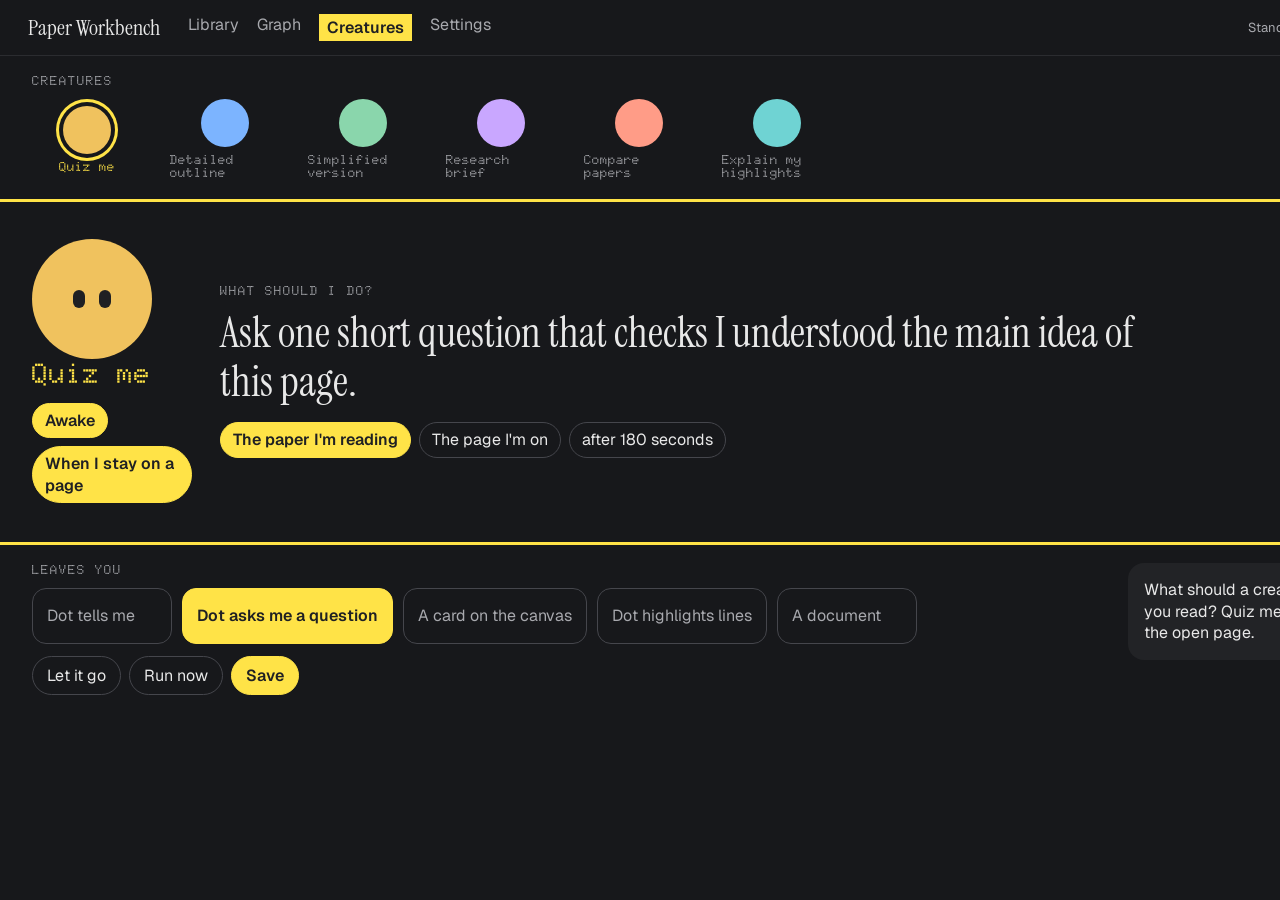
<file: .impeccable/mocks/decision/bands.html>
<!doctype html>
<html lang="en">
<head>
<meta charset="utf-8">
<link href="https://fonts.googleapis.com/css2?family=Geist:wght@400;600&family=Instrument+Serif&family=Doto:wght@800&display=swap" rel="stylesheet">
<style>
*{box-sizing:border-box;margin:0;padding:0}
html,body{width:1440px;height:900px;overflow:hidden;background:#17181b;color:#e8e8e8;font:16px/1.35 Geist,sans-serif}
header{height:56px;display:flex;align-items:center;gap:28px;padding:0 28px;border-bottom:1px solid #2b2c30}
.brand{font:400 22px/1 "Instrument Serif",serif}
nav{display:flex;gap:18px;color:#a8a9ae}
nav b{background:#ffe347;color:#1f2023;padding:3px 8px;font-weight:600}
.chip{margin-left:auto;color:#a8a9ae;font-size:13px}
.band{padding:18px 32px 20px}
.rule{height:3px;background:#ffe347}
h2{font:800 13px/1 Doto,sans-serif;letter-spacing:.08em;text-transform:uppercase;color:#a8a9ae;margin-bottom:12px}
.chorus{display:flex;gap:28px;align-items:center}
.who{display:grid;justify-items:center;gap:6px;width:110px;font:800 13px/1 Doto,sans-serif;color:#a8a9ae}
.who.on{color:#ffe347}
.dot{width:48px;height:48px;border-radius:50%;background:var(--c)}
.who.on .dot{box-shadow:0 0 0 4px #17181b,0 0 0 7px #ffe347}
.mid{display:grid;grid-template-columns:160px 1fr;gap:28px;align-items:center;min-height:340px}
.face{width:120px;height:120px;border-radius:50%;background:#f0c25e;display:flex;justify-content:center;align-items:center;gap:14px}
.face i{width:12px;height:18px;border-radius:99px;background:#1f2023;display:block}
.step{font:400 42px/1.15 "Instrument Serif",serif;max-width:920px}
.pills{display:flex;flex-wrap:wrap;gap:8px;margin-top:16px}
.pills span{border:1px solid #45464c;border-radius:99px;padding:6px 12px}
.pills .on{background:#ffe347;color:#1f2023;border-color:#ffe347;font-weight:600}
.low{display:grid;grid-template-columns:1fr 280px;gap:24px;align-items:start}
.tiles{display:flex;flex-wrap:wrap;gap:10px}
.tile{border:1px solid #45464c;border-radius:14px;padding:16px 14px;min-width:140px;color:#a8a9ae}
.tile.on{background:#ffe347;color:#1f2023;border-color:#ffe347;font-weight:600}
.talk{background:#222326;border-radius:16px;padding:16px}
.btn{display:inline-block;margin-top:12px;margin-right:8px;border:1px solid #45464c;border-radius:99px;padding:8px 14px}
.btn.go{background:#ffe347;color:#1f2023;border-color:#ffe347;font-weight:600}
.name{font:800 28px/1 Doto,sans-serif;color:#ffe347;margin-bottom:8px}
</style>
</head>
<body>
<header>
  <div class="brand">Paper Workbench</div>
  <nav><span>Library</span><span>Graph</span><b>Creatures</b><span>Settings</span></nav>
  <div class="chip">Stand-in · 1 using the model</div>
</header>
<section class="band">
  <h2>Creatures</h2>
  <div class="chorus">
    <div class="who on"><i class="dot" style="--c:#f0c25e"></i>Quiz me</div>
    <div class="who"><i class="dot" style="--c:#7cb4ff"></i>Detailed outline</div>
    <div class="who"><i class="dot" style="--c:#8ad6ac"></i>Simplified version</div>
    <div class="who"><i class="dot" style="--c:#c9a7ff"></i>Research brief</div>
    <div class="who"><i class="dot" style="--c:#ff9c87"></i>Compare papers</div>
    <div class="who"><i class="dot" style="--c:#6fd3d3"></i>Explain my highlights</div>
  </div>
</section>
<div class="rule"></div>
<section class="band mid">
  <div>
    <div class="face"><i></i><i></i></div>
    <div class="name">Quiz me</div>
    <div class="pills"><span class="on">Awake</span><span class="on">When I stay on a page</span></div>
  </div>
  <div>
    <h2>What should I do?</h2>
    <p class="step">Ask one short question that checks I understood the main idea of this page.</p>
    <div class="pills"><span class="on">The paper I'm reading</span><span>The page I'm on</span><span>after 180 seconds</span></div>
  </div>
</section>
<div class="rule"></div>
<section class="band low">
  <div>
    <h2>Leaves you</h2>
    <div class="tiles">
      <div class="tile">Dot tells me</div>
      <div class="tile on">Dot asks me a question</div>
      <div class="tile">A card on the canvas</div>
      <div class="tile">Dot highlights lines</div>
      <div class="tile">A document</div>
    </div>
    <span class="btn">Let it go</span><span class="btn">Run now</span><span class="btn go">Save</span>
  </div>
  <div class="talk">What should a creature do while you read? Quiz me is working on the open page.</div>
</section>
</body>
</html>
</file>
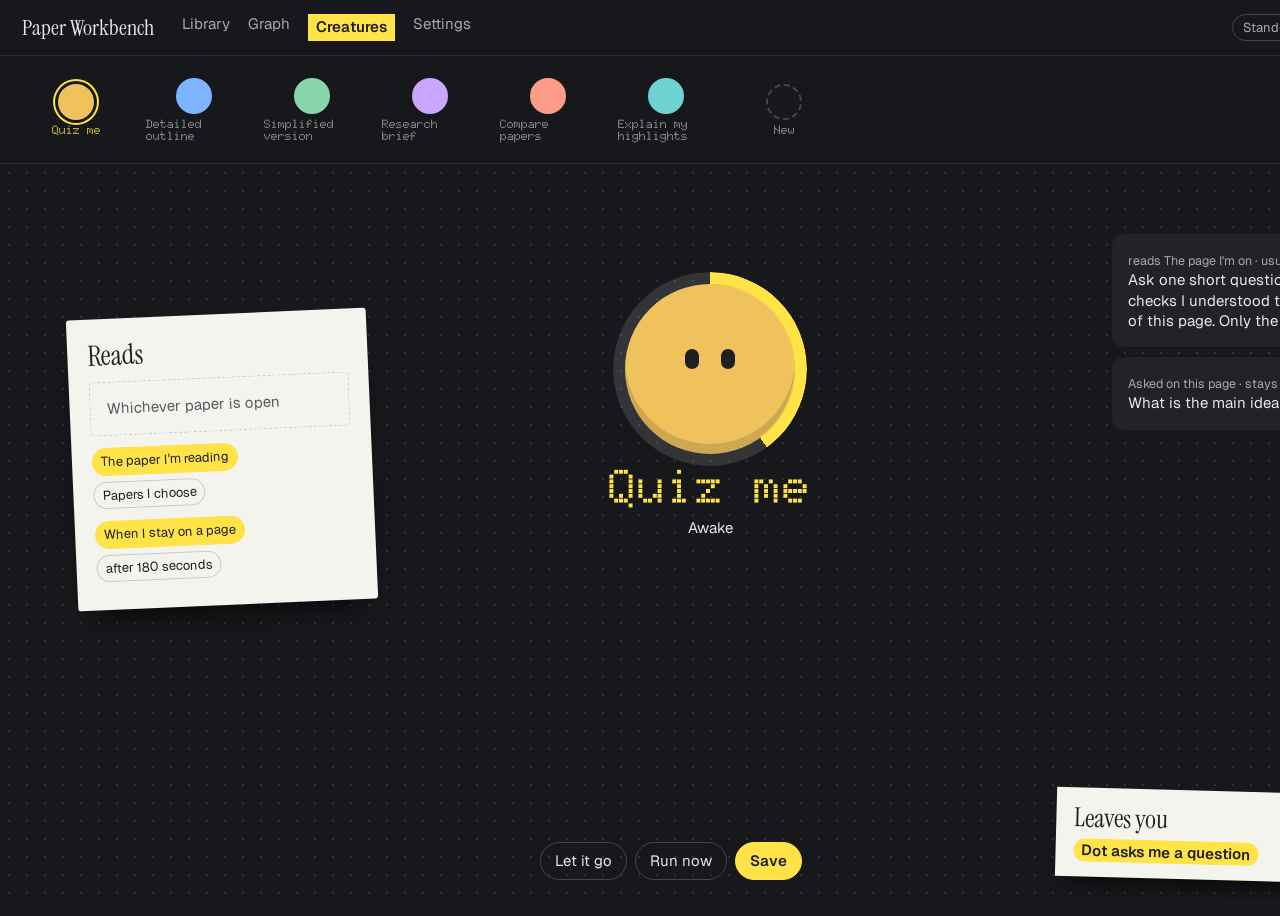
<file: .impeccable/mocks/decision/blotter.html>
<!doctype html>
<html lang="en">
<head>
<meta charset="utf-8">
<link href="https://fonts.googleapis.com/css2?family=Geist:wght@400;600&family=Instrument+Serif&family=Doto:wght@800&display=swap" rel="stylesheet">
<style>
*{box-sizing:border-box;margin:0;padding:0}
html,body{width:1440px;height:900px;overflow:hidden;background:#17181b;color:#e8e8e8;font:15px/1.35 Geist,sans-serif}
header{height:56px;display:flex;align-items:center;gap:28px;padding:0 22px;border-bottom:1px solid #2b2c30}
.brand{font:400 22px/1 "Instrument Serif",serif}
nav{display:flex;gap:18px;color:#a8a9ae}
nav b{background:#ffe347;color:#1f2023;padding:3px 8px;font-weight:600}
.chip{margin-left:auto;border:1px solid #45464c;border-radius:99px;padding:4px 10px;color:#a8a9ae;font-size:13px}
.edge{height:108px;display:flex;gap:22px;align-items:center;padding:16px 28px;border-bottom:1px solid #2b2c30}
.who{display:grid;justify-items:center;gap:4px;font:800 12px/1 Doto,sans-serif;color:#a8a9ae;width:96px}
.who.on{color:#ffe347}
.dot{width:36px;height:36px;border-radius:50%;background:var(--c)}
.who.on .dot{box-shadow:0 0 0 3px #17181b,0 0 0 5px #ffe347}
.egg{border:2px dashed #45464c;background:none}
.desk{height:752px;position:relative;background:radial-gradient(#303136 1px,transparent 1.2px) 0 0/18px 18px}
.paper{position:absolute;left:72px;top:150px;width:300px;background:#f4f4ef;color:#1f2023;padding:22px 20px 28px;border-radius:3px;rotate:-2.5deg;box-shadow:0 18px 30px -18px #000}
.paper h2{font:400 28px/1.1 "Instrument Serif",serif;margin-bottom:10px}
.ghost{margin-top:8px;padding:16px;border:1px dashed #c9cbd0;border-radius:4px;color:#565a62}
.p2{position:absolute;left:88px;top:168px;width:300px;height:180px;background:#e7e6df;rotate:2deg;z-index:-1}
.choice{display:flex;flex-wrap:wrap;gap:6px;margin-top:12px}
.choice span{border:1px solid #c9cbd0;border-radius:99px;padding:4px 8px;font-size:13px}
.choice .on{background:#ffe347;border-color:#ffe347}
.sit{position:absolute;left:520px;top:120px;width:380px;display:grid;justify-items:center;gap:8px}
.body{width:170px;height:170px;border-radius:50%;background:#f0c25e;position:relative;box-shadow:inset 0 -10px 0 rgb(0 0 0/.14)}
.body:before{content:"";position:absolute;inset:-12px;border-radius:50%;background:conic-gradient(#ffe347 40%,rgb(255 255 255/.12) 0);-webkit-mask:radial-gradient(closest-side,transparent 86%,#000 88%);mask:radial-gradient(closest-side,transparent 86%,#000 88%)}
.eyes{position:absolute;inset:0;display:flex;justify-content:center;align-items:center;gap:22px;padding-bottom:20px}
.eyes i{width:14px;height:20px;border-radius:99px;background:#1f2023;display:block}
.name{font:800 48px/1 Doto,sans-serif;color:#ffe347}
.note{position:absolute;right:48px;top:70px;width:280px;display:grid;gap:10px}
.note article{background:#222326;padding:16px;border-radius:12px}
.note small{color:#a8a9ae}
.out{position:absolute;right:64px;bottom:36px;width:320px;background:#f4f4ef;color:#1f2023;padding:16px 18px;rotate:1.5deg;box-shadow:0 16px 24px -16px #000}
.out b{font:400 26px/1.1 "Instrument Serif",serif;display:block;margin-bottom:8px}
.out .on{background:#ffe347;border-radius:99px;padding:2px 8px;font-weight:600}
.actions{position:absolute;left:540px;bottom:36px;display:flex;gap:8px}
.btn{border:1px solid #45464c;border-radius:99px;padding:8px 14px}
.btn.go{background:#ffe347;color:#1f2023;border-color:#ffe347;font-weight:600}
</style>
</head>
<body>
<header>
  <div class="brand">Paper Workbench</div>
  <nav><span>Library</span><span>Graph</span><b>Creatures</b><span>Settings</span></nav>
  <div class="chip">Stand-in · 1 using the model</div>
</header>
<div class="edge">
  <div class="who on"><i class="dot" style="--c:#f0c25e"></i>Quiz me</div>
  <div class="who"><i class="dot" style="--c:#7cb4ff"></i>Detailed outline</div>
  <div class="who"><i class="dot" style="--c:#8ad6ac"></i>Simplified version</div>
  <div class="who"><i class="dot" style="--c:#c9a7ff"></i>Research brief</div>
  <div class="who"><i class="dot" style="--c:#ff9c87"></i>Compare papers</div>
  <div class="who"><i class="dot" style="--c:#6fd3d3"></i>Explain my highlights</div>
  <div class="who"><i class="dot egg"></i>New</div>
</div>
<div class="desk">
  <div class="p2"></div>
  <div class="paper">
    <h2>Reads</h2>
    <div class="ghost">Whichever paper is open</div>
    <div class="choice"><span class="on">The paper I'm reading</span><span>Papers I choose</span></div>
    <div class="choice"><span class="on">When I stay on a page</span><span>after 180 seconds</span></div>
  </div>
  <div class="sit">
    <div class="body"><div class="eyes"><i></i><i></i></div></div>
    <div class="name">Quiz me</div>
    <div>Awake</div>
  </div>
  <div class="note">
    <article><small>reads The page I'm on · usual brain</small><p>Ask one short question that checks I understood the main idea of this page. Only the question.</p></article>
    <article><small>Asked on this page · stays</small><p>What is the main idea of this page?</p></article>
  </div>
  <div class="out"><b>Leaves you</b><span class="on">Dot asks me a question</span></div>
  <div class="actions"><span class="btn">Let it go</span><span class="btn">Run now</span><span class="btn go">Save</span></div>
</div>
</body>
</html>
</file>
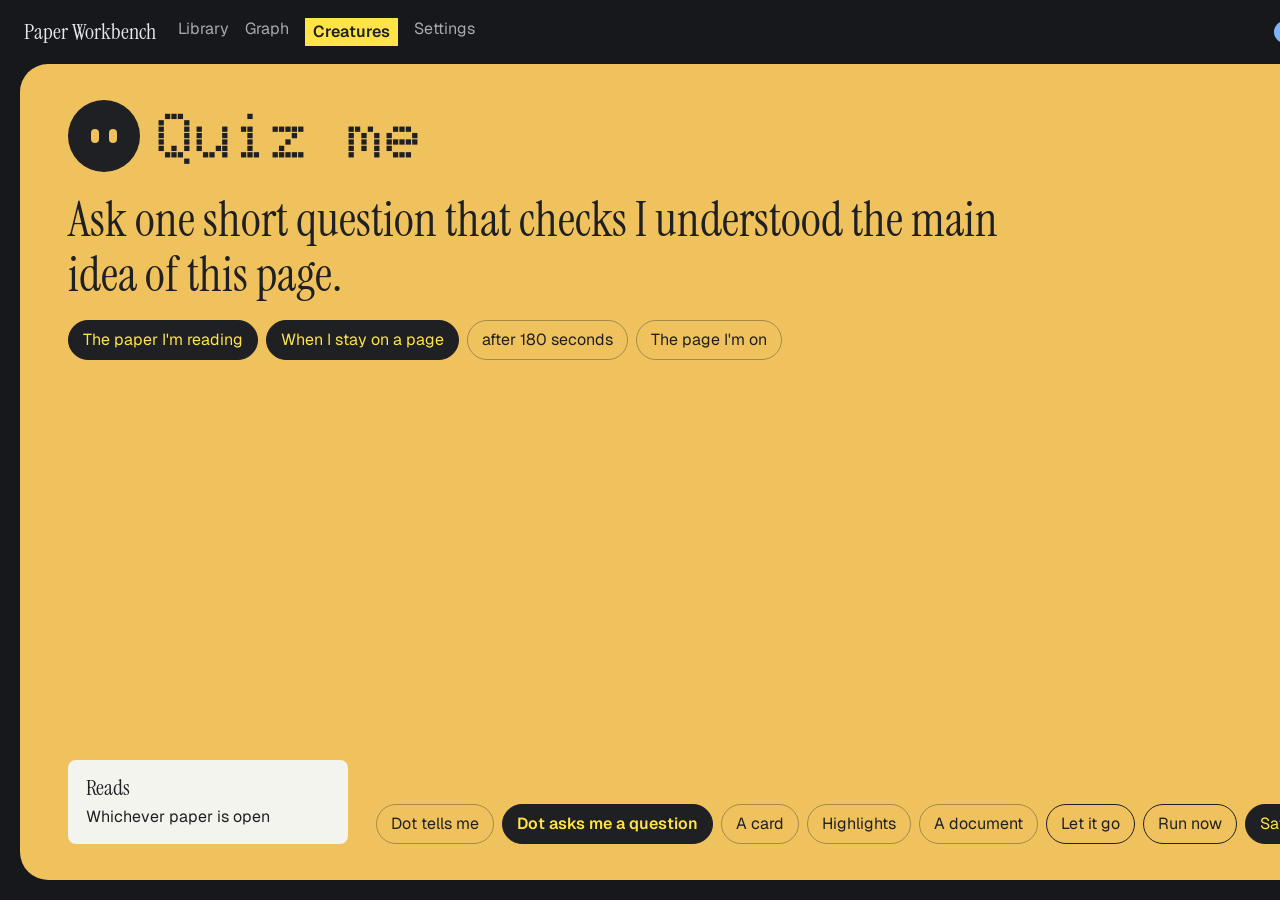
<file: .impeccable/mocks/decision/body.html>
<!doctype html>
<html lang="en">
<head>
<meta charset="utf-8">
<link href="https://fonts.googleapis.com/css2?family=Geist:wght@400;600&family=Instrument+Serif&family=Doto:wght@800&display=swap" rel="stylesheet">
<style>
*{box-sizing:border-box;margin:0;padding:0}
html,body{width:1440px;height:900px;overflow:hidden;background:#17181b;color:#1f2023;font:16px/1.35 Geist,sans-serif}
header{height:64px;display:flex;align-items:center;gap:22px;padding:0 24px;color:#e8e8e8}
.brand{font:400 22px/1 "Instrument Serif",serif}
nav{display:flex;gap:16px;color:#a8a9ae}
nav b{background:#ffe347;color:#1f2023;padding:3px 8px;font-weight:600}
.roster{margin-left:auto;display:flex;gap:8px}
.roster i{width:22px;height:22px;border-radius:50%;background:var(--c);display:block}
.field{margin:0 20px 20px;height:816px;background:#f0c25e;border-radius:28px;padding:36px 48px;display:grid;grid-template-rows:auto 1fr auto;gap:20px}
.meet{display:flex;align-items:center;gap:18px}
.face{width:72px;height:72px;border-radius:50%;background:#1f2023;display:flex;justify-content:center;align-items:center;gap:10px}
.face i{width:8px;height:14px;border-radius:99px;background:#f0c25e;display:block}
.name{font:800 64px/1 Doto,sans-serif}
.awake{margin-left:auto;background:#1f2023;color:#ffe347;border-radius:99px;padding:8px 14px;font-weight:600}
.step{font:400 48px/1.15 "Instrument Serif",serif;max-width:980px}
.pills{display:flex;flex-wrap:wrap;gap:8px;margin-top:18px}
.pills span,.tile{border:1px solid rgb(31 32 35/.35);border-radius:99px;padding:8px 14px}
.pills .on{background:#1f2023;color:#ffe347;border-color:#1f2023}
.foot{display:flex;gap:28px;align-items:end}
.sheet{background:#f4f4ef;border-radius:8px;padding:16px 18px;width:280px}
.sheet b{display:block;font:400 22px/1.1 "Instrument Serif",serif;margin-bottom:6px}
.tiles{display:flex;flex-wrap:wrap;gap:8px;flex:1}
.tile.on{background:#1f2023;color:#ffe347;border-color:#1f2023;font-weight:600}
.btn{border:1px solid #1f2023;border-radius:99px;padding:8px 14px}
.btn.go{background:#1f2023;color:#ffe347}
</style>
</head>
<body>
<header>
  <div class="brand">Paper Workbench</div>
  <nav><span>Library</span><span>Graph</span><b>Creatures</b><span>Settings</span></nav>
  <div class="roster">
    <i style="--c:#7cb4ff"></i><i style="--c:#8ad6ac"></i><i style="--c:#c9a7ff"></i><i style="--c:#ff9c87"></i><i style="--c:#6fd3d3"></i>
  </div>
</header>
<main class="field">
  <div class="meet">
    <div class="face"><i></i><i></i></div>
    <div class="name">Quiz me</div>
    <span class="awake">Awake</span>
  </div>
  <div>
    <p class="step">Ask one short question that checks I understood the main idea of this page.</p>
    <div class="pills">
      <span class="on">The paper I'm reading</span>
      <span class="on">When I stay on a page</span>
      <span>after 180 seconds</span>
      <span>The page I'm on</span>
    </div>
  </div>
  <div class="foot">
    <div class="sheet"><b>Reads</b>Whichever paper is open</div>
    <div class="tiles">
      <span class="tile">Dot tells me</span>
      <span class="tile on">Dot asks me a question</span>
      <span class="tile">A card</span>
      <span class="tile">Highlights</span>
      <span class="tile">A document</span>
      <span class="btn">Let it go</span>
      <span class="btn">Run now</span>
      <span class="btn go">Save</span>
    </div>
  </div>
</main>
</body>
</html>
</file>
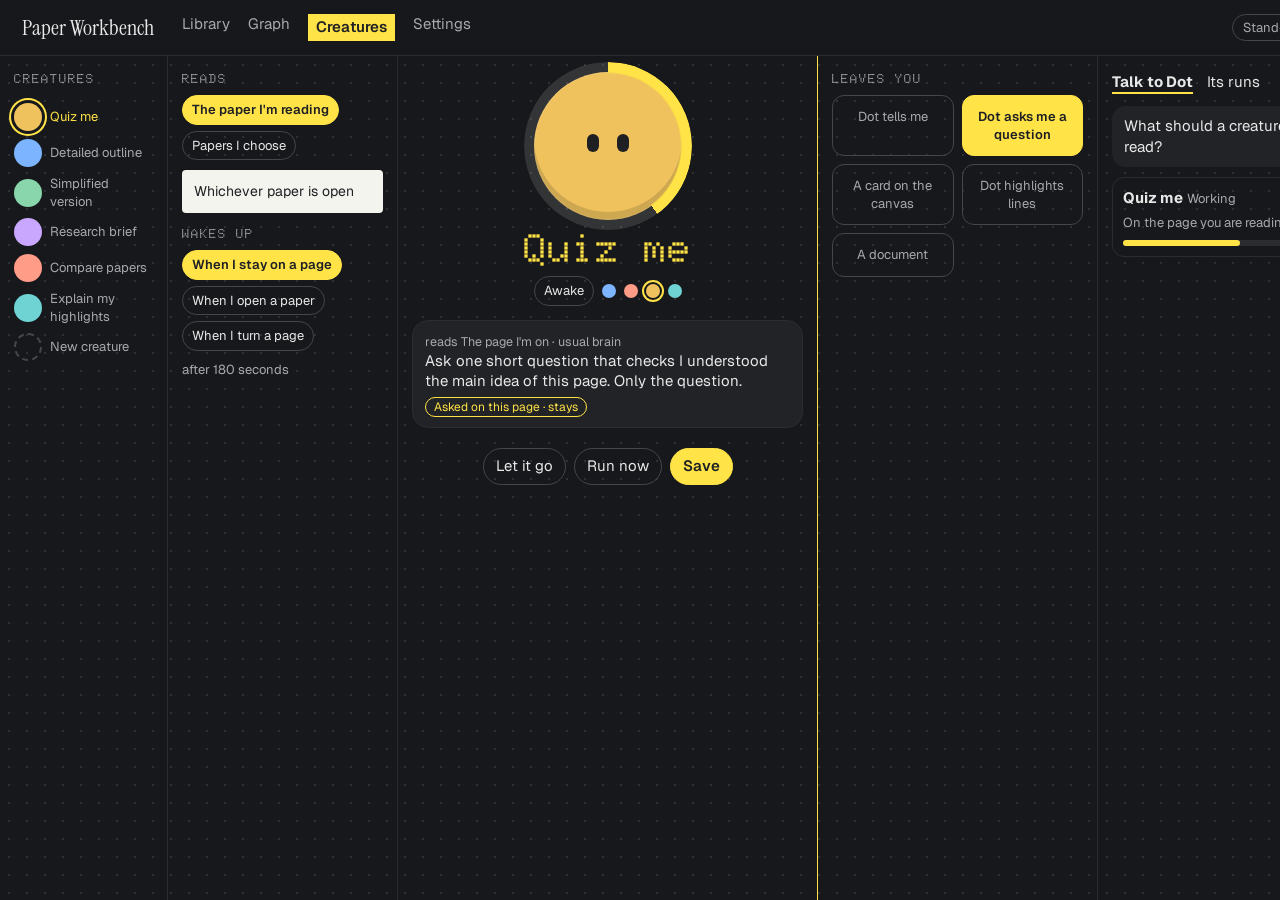
<file: .impeccable/mocks/decision/procession.html>
<!doctype html>
<html lang="en">
<head>
<meta charset="utf-8">
<link href="https://fonts.googleapis.com/css2?family=Geist:wght@400;600&family=Instrument+Serif&family=Doto:wght@800&display=swap" rel="stylesheet">
<style>
*{box-sizing:border-box;margin:0;padding:0}
html,body{width:1440px;height:900px;overflow:hidden;background:#17181b;color:#e8e8e8;font:15px/1.35 Geist,sans-serif}
header{height:56px;display:flex;align-items:center;gap:28px;padding:0 22px;border-bottom:1px solid #2b2c30}
.brand{font:400 22px/1 "Instrument Serif",serif}
nav{display:flex;gap:18px;color:#a8a9ae}
nav b{background:#ffe347;color:#1f2023;padding:3px 8px;font-weight:600}
.chip{margin-left:auto;border:1px solid #45464c;border-radius:99px;padding:4px 10px;color:#a8a9ae;font-size:13px}
main{height:844px;display:grid;grid-template-columns:168px 230px 420px 280px 342px;background:radial-gradient(#303136 1px,transparent 1.2px) 0 0/18px 18px}
section{min-width:0;padding:16px 14px;border-right:1px solid #2b2c30}
h2{font:800 13px/1 Doto,sans-serif;letter-spacing:.08em;text-transform:uppercase;color:#a8a9ae;margin-bottom:10px}
.pen{display:grid;gap:8px;align-content:start}
.who{display:grid;grid-template-columns:28px 1fr;gap:8px;align-items:center;color:#a8a9ae;font-size:13px}
.who.on{color:#ffe347}
.dot{width:28px;height:28px;border-radius:50%;background:var(--c)}
.who.on .dot{box-shadow:0 0 0 3px #17181b,0 0 0 5px #ffe347}
.egg{border:2px dashed #45464c;background:none}
.choice{display:flex;flex-wrap:wrap;gap:6px;margin-bottom:10px}
.choice span,.awake{border:1px solid #45464c;border-radius:99px;padding:5px 9px;font-size:13px}
.choice .on,.tile.on{background:#ffe347;color:#1f2023;border-color:#ffe347;font-weight:600}
.sheet{background:#f4f4ef;color:#1f2023;border-radius:4px;padding:12px;margin:8px 0 14px;font-size:14px}
.me{display:grid;justify-items:center;align-content:start;gap:8px;border-right-color:#ffe347}
.body{width:148px;height:148px;border-radius:50%;background:#f0c25e;position:relative;box-shadow:inset 0 -8px 0 rgb(0 0 0/.14)}
.body:before{content:"";position:absolute;inset:-10px;border-radius:50%;background:conic-gradient(#ffe347 40%,rgb(255 255 255/.12) 0);-webkit-mask:radial-gradient(closest-side,transparent 86%,#000 88%);mask:radial-gradient(closest-side,transparent 86%,#000 88%)}
.eyes{position:absolute;left:0;right:0;top:42%;display:flex;justify-content:center;gap:18px}
.eyes i{width:12px;height:18px;border-radius:99px;background:#1f2023;display:block}
.name{font:800 40px/1 Doto,sans-serif;color:#ffe347}
.row{display:flex;gap:8px;align-items:center}
.sw{width:14px;height:14px;border-radius:50%;background:var(--c)}
.sw.on{box-shadow:0 0 0 2px #17181b,0 0 0 4px #ffe347}
.step{width:100%;text-align:left;background:#222326;border:1px solid #2b2c30;border-radius:16px;padding:10px 12px;margin-top:6px}
.step small{color:#a8a9ae}
.used{display:inline-block;margin-top:6px;border:1px solid #ffe347;color:#ffe347;border-radius:99px;padding:1px 8px;font-size:12px}
.tiles{display:grid;grid-template-columns:1fr 1fr;gap:8px}
.tile{border:1px solid #45464c;border-radius:12px;padding:12px 8px;text-align:center;color:#a8a9ae;font-size:13px}
.talk{border-right:0}
.tabs{display:flex;gap:14px;margin-bottom:12px}
.tabs b{border-bottom:2px solid #ffe347}
.msg{background:#222326;border-radius:14px;padding:10px 12px;margin-bottom:10px}
.run{border:1px solid #2b2c30;border-radius:12px;padding:10px}
.bar{height:6px;border-radius:99px;background:#2b2c30;margin-top:8px}
.bar i{display:block;width:40%;height:100%;background:#ffe347;border-radius:99px}
.barrow{display:flex;gap:8px;align-items:center;margin-top:12px}
.btn{border:1px solid #45464c;border-radius:99px;padding:7px 12px}
.btn.go{background:#ffe347;color:#1f2023;border-color:#ffe347;font-weight:600}
.dim{color:#a8a9ae;font-size:13px;margin:6px 0}
</style>
</head>
<body>
<header>
  <div class="brand">Paper Workbench</div>
  <nav><span>Library</span><span>Graph</span><b>Creatures</b><span>Settings</span></nav>
  <div class="chip">Stand-in · 1 using the model</div>
</header>
<main>
  <section class="pen">
    <h2>Creatures</h2>
    <div class="who on"><i class="dot" style="--c:#f0c25e"></i>Quiz me</div>
    <div class="who"><i class="dot" style="--c:#7cb4ff"></i>Detailed outline</div>
    <div class="who"><i class="dot" style="--c:#8ad6ac"></i>Simplified version</div>
    <div class="who"><i class="dot" style="--c:#c9a7ff"></i>Research brief</div>
    <div class="who"><i class="dot" style="--c:#ff9c87"></i>Compare papers</div>
    <div class="who"><i class="dot" style="--c:#6fd3d3"></i>Explain my highlights</div>
    <div class="who"><i class="dot egg"></i>New creature</div>
  </section>
  <section>
    <h2>Reads</h2>
    <div class="choice"><span class="on">The paper I'm reading</span><span>Papers I choose</span></div>
    <div class="sheet">Whichever paper is open</div>
    <h2>Wakes up</h2>
    <div class="choice"><span class="on">When I stay on a page</span><span>When I open a paper</span><span>When I turn a page</span></div>
    <p class="dim">after 180 seconds</p>
  </section>
  <section class="me">
    <div class="body"><div class="eyes"><i></i><i></i></div></div>
    <div class="name">Quiz me</div>
    <div class="row"><span class="awake on">Awake</span><i class="sw" style="--c:#7cb4ff"></i><i class="sw" style="--c:#ff9c87"></i><i class="sw on" style="--c:#f0c25e"></i><i class="sw" style="--c:#6fd3d3"></i></div>
    <div class="step"><small>reads The page I'm on · usual brain</small><p>Ask one short question that checks I understood the main idea of this page. Only the question.</p><span class="used">Asked on this page · stays</span></div>
    <div class="barrow"><span class="btn">Let it go</span><span class="btn">Run now</span><span class="btn go">Save</span></div>
  </section>
  <section>
    <h2>Leaves you</h2>
    <div class="tiles">
      <div class="tile">Dot tells me</div>
      <div class="tile on">Dot asks me a question</div>
      <div class="tile">A card on the canvas</div>
      <div class="tile">Dot highlights lines</div>
      <div class="tile">A document</div>
    </div>
  </section>
  <section class="talk">
    <div class="tabs"><b>Talk to Dot</b><span>Its runs</span></div>
    <div class="msg">What should a creature do while you read?</div>
    <div class="run"><b>Quiz me</b> <span class="dim">Working</span><p class="dim">On the page you are reading</p><div class="bar"><i></i></div></div>
  </section>
</main>
</body>
</html>
</file>
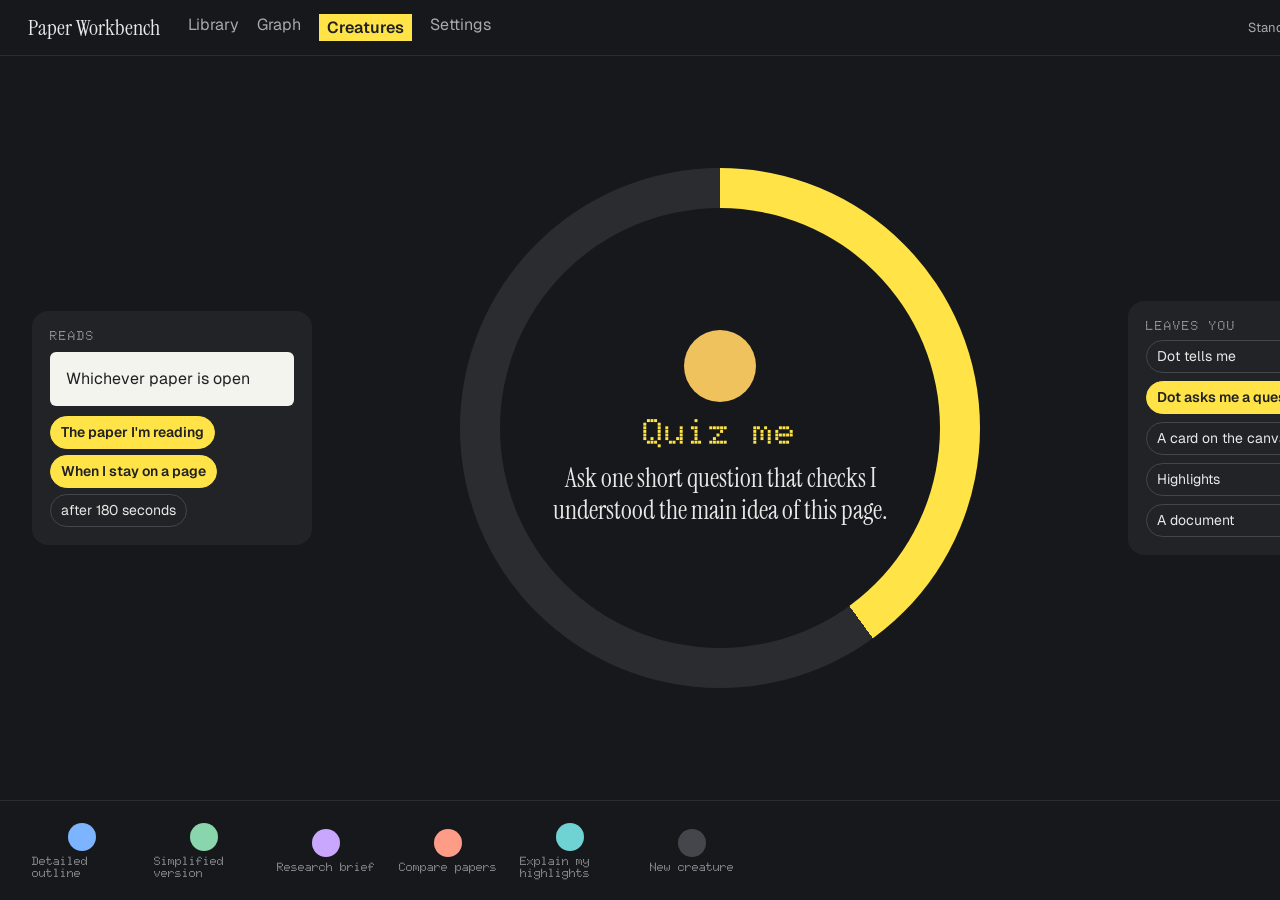
<file: .impeccable/mocks/decision/ring.html>
<!doctype html>
<html lang="en">
<head>
<meta charset="utf-8">
<link href="https://fonts.googleapis.com/css2?family=Geist:wght@400;600&family=Instrument+Serif&family=Doto:wght@800&display=swap" rel="stylesheet">
<style>
*{box-sizing:border-box;margin:0;padding:0}
html,body{width:1440px;height:900px;overflow:hidden;background:#17181b;color:#e8e8e8;font:16px/1.35 Geist,sans-serif}
header{height:56px;display:flex;align-items:center;gap:28px;padding:0 28px;border-bottom:1px solid #2b2c30}
.brand{font:400 22px/1 "Instrument Serif",serif}
nav{display:flex;gap:18px;color:#a8a9ae}
nav b{background:#ffe347;color:#1f2023;padding:3px 8px;font-weight:600}
.chip{margin-left:auto;color:#a8a9ae;font-size:13px}
.stage{height:744px;display:grid;grid-template-columns:280px 1fr 280px;align-items:center;padding:24px 32px;gap:20px}
.sheet,.out{background:#222326;border-radius:16px;padding:18px}
.paper{background:#f4f4ef;color:#1f2023;border-radius:6px;padding:16px;margin-top:10px}
h2{font:800 13px/1 Doto,sans-serif;letter-spacing:.08em;text-transform:uppercase;color:#a8a9ae;margin-bottom:8px}
.pills{display:flex;flex-wrap:wrap;gap:6px;margin-top:10px}
.pills span,.tile{border:1px solid #45464c;border-radius:99px;padding:6px 10px;font-size:14px}
.pills .on,.tile.on{background:#ffe347;color:#1f2023;border-color:#ffe347;font-weight:600}
.ring{width:520px;height:520px;margin:0 auto;border-radius:50%;background:conic-gradient(#ffe347 40%,#2b2c30 0);display:grid;place-items:center}
.inner{width:440px;height:440px;border-radius:50%;background:#17181b;display:grid;justify-items:center;align-content:center;gap:12px;padding:36px;text-align:center}
.face{width:72px;height:72px;border-radius:50%;background:#f0c25e}
.name{font:800 36px/1 Doto,sans-serif;color:#ffe347}
.step{font:400 26px/1.25 "Instrument Serif",serif}
.tiles{display:grid;gap:8px}
.foot{height:100px;display:flex;gap:22px;align-items:center;padding:16px 32px;border-top:1px solid #2b2c30}
.who{display:grid;justify-items:center;gap:4px;font:800 12px/1 Doto,sans-serif;color:#a8a9ae;width:100px}
.dot{width:28px;height:28px;border-radius:50%;background:var(--c)}
</style>
</head>
<body>
<header>
  <div class="brand">Paper Workbench</div>
  <nav><span>Library</span><span>Graph</span><b>Creatures</b><span>Settings</span></nav>
  <div class="chip">Stand-in · 1 using the model</div>
</header>
<div class="stage">
  <div class="sheet">
    <h2>Reads</h2>
    <div class="paper">Whichever paper is open</div>
    <div class="pills"><span class="on">The paper I'm reading</span><span class="on">When I stay on a page</span><span>after 180 seconds</span></div>
  </div>
  <div class="ring"><div class="inner">
    <div class="face"></div>
    <div class="name">Quiz me</div>
    <p class="step">Ask one short question that checks I understood the main idea of this page.</p>
  </div></div>
  <div class="out">
    <h2>Leaves you</h2>
    <div class="tiles">
      <div class="tile">Dot tells me</div>
      <div class="tile on">Dot asks me a question</div>
      <div class="tile">A card on the canvas</div>
      <div class="tile">Highlights</div>
      <div class="tile">A document</div>
    </div>
  </div>
</div>
<div class="foot">
  <div class="who"><i class="dot" style="--c:#7cb4ff"></i>Detailed outline</div>
  <div class="who"><i class="dot" style="--c:#8ad6ac"></i>Simplified version</div>
  <div class="who"><i class="dot" style="--c:#c9a7ff"></i>Research brief</div>
  <div class="who"><i class="dot" style="--c:#ff9c87"></i>Compare papers</div>
  <div class="who"><i class="dot" style="--c:#6fd3d3"></i>Explain my highlights</div>
  <div class="who"><i class="dot" style="--c:#45464c"></i>New creature</div>
</div>
</body>
</html>
</file>
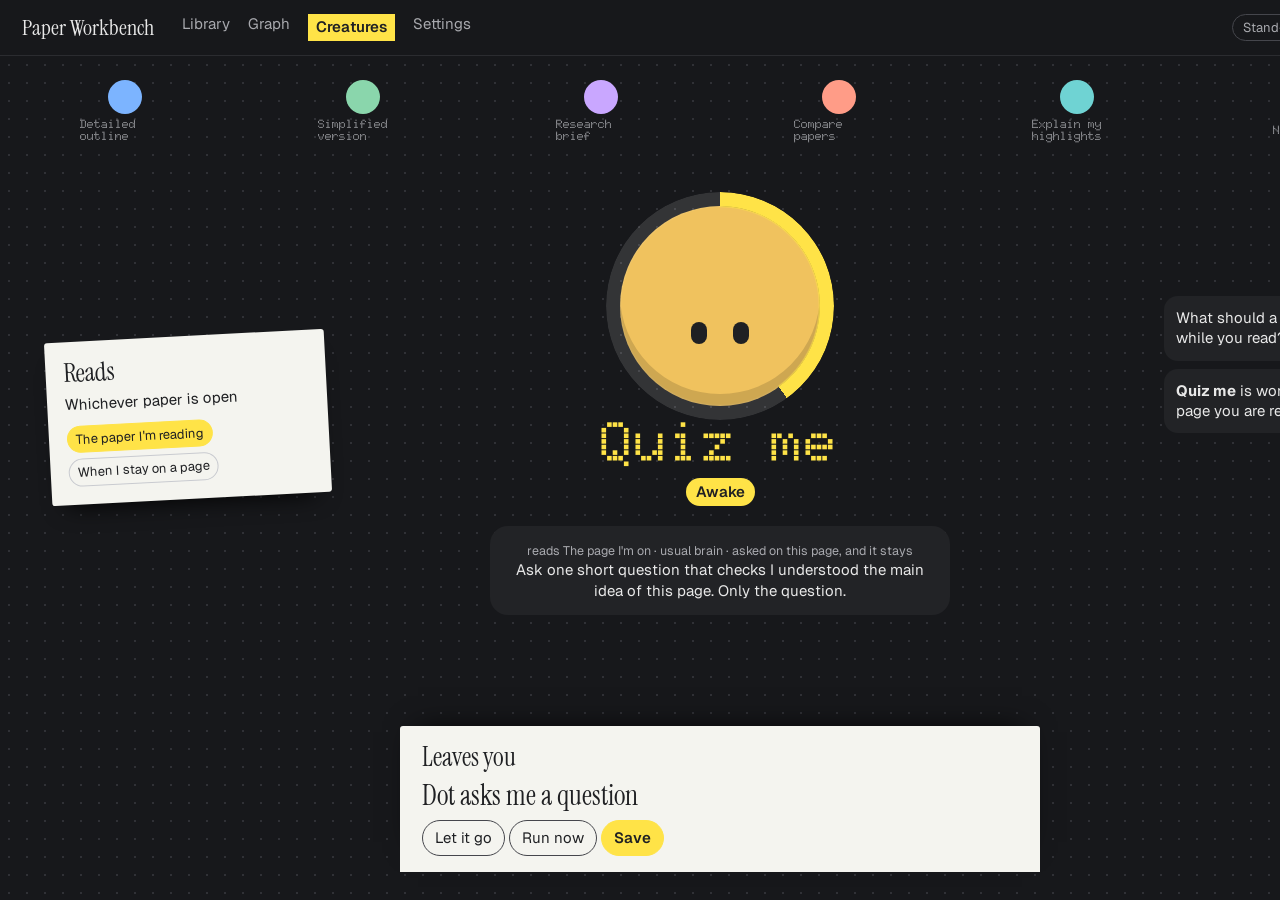
<file: .impeccable/mocks/decision/table.html>
<!doctype html>
<html lang="en">
<head>
<meta charset="utf-8">
<link href="https://fonts.googleapis.com/css2?family=Geist:wght@400;600&family=Instrument+Serif&family=Doto:wght@800&display=swap" rel="stylesheet">
<style>
*{box-sizing:border-box;margin:0;padding:0}
html,body{width:1440px;height:900px;overflow:hidden;background:#17181b;color:#e8e8e8;font:15px/1.35 Geist,sans-serif}
header{height:56px;display:flex;align-items:center;gap:28px;padding:0 22px;border-bottom:1px solid #2b2c30}
.brand{font:400 22px/1 "Instrument Serif",serif}
nav{display:flex;gap:18px;color:#a8a9ae}
nav b{background:#ffe347;color:#1f2023;padding:3px 8px;font-weight:600}
.chip{margin-left:auto;border:1px solid #45464c;border-radius:99px;padding:4px 10px;color:#a8a9ae;font-size:13px}
.room{height:844px;background:radial-gradient(#303136 1px,transparent 1.2px) 0 0/18px 18px;position:relative}
.far{position:absolute;left:80px;right:80px;top:24px;display:flex;justify-content:space-between}
.who{display:grid;justify-items:center;gap:4px;width:90px;font:800 12px/1 Doto,sans-serif;color:#a8a9ae}
.dot{width:34px;height:34px;border-radius:50%;background:var(--c)}
.face{position:absolute;left:50%;top:150px;translate:-50% 0;display:grid;justify-items:center;gap:8px}
.body{width:200px;height:200px;border-radius:50%;background:#f0c25e;position:relative;box-shadow:inset 0 -12px 0 rgb(0 0 0/.14)}
.body:before{content:"";position:absolute;inset:-14px;border-radius:50%;background:conic-gradient(#ffe347 40%,rgb(255 255 255/.12) 0);-webkit-mask:radial-gradient(closest-side,transparent 86%,#000 88%);mask:radial-gradient(closest-side,transparent 86%,#000 88%)}
.eyes{position:absolute;left:0;right:0;top:58%;display:flex;justify-content:center;gap:26px}
.eyes i{width:16px;height:22px;border-radius:99px;background:#1f2023;display:block}
.name{font:800 56px/1 Doto,sans-serif;color:#ffe347}
.awake{background:#ffe347;color:#1f2023;border-radius:99px;padding:4px 10px;font-weight:600}
.papers{position:absolute;left:48px;top:280px;width:280px}
.papers .sheet{background:#f4f4ef;color:#1f2023;padding:18px;border-radius:3px;rotate:-3deg;box-shadow:0 16px 24px -16px #000}
.papers h2,.near h2{font:400 26px/1.05 "Instrument Serif",serif;margin-bottom:8px}
.choice{display:flex;flex-wrap:wrap;gap:6px;margin-top:10px}
.choice span{border:1px solid #c9cbd0;border-radius:99px;padding:4px 8px;font-size:13px;color:#1f2023}
.choice .on{background:#ffe347;border-color:#ffe347}
.said{position:absolute;left:50%;top:470px;translate:-50% 0;width:460px;background:#222326;border-radius:18px;padding:14px 16px;text-align:center}
.said small{color:#a8a9ae}
.near{position:absolute;left:50%;bottom:28px;translate:-50% 0;width:640px;background:#f4f4ef;color:#1f2023;padding:18px 22px 16px;border-radius:3px 3px 0 0;box-shadow:0 -12px 30px -18px #000}
.near .q{font:400 28px/1.15 "Instrument Serif",serif}
.dotcol{position:absolute;right:36px;top:240px;width:240px}
.msg{background:#222326;border-radius:14px;padding:12px;margin-bottom:8px}
.btn{display:inline-block;margin-top:8px;border:1px solid #45464c;border-radius:99px;padding:7px 12px}
.btn.go{background:#ffe347;color:#1f2023;border-color:#ffe347;font-weight:600}
</style>
</head>
<body>
<header>
  <div class="brand">Paper Workbench</div>
  <nav><span>Library</span><span>Graph</span><b>Creatures</b><span>Settings</span></nav>
  <div class="chip">Stand-in · 1 using the model</div>
</header>
<div class="room">
  <div class="far">
    <div class="who"><i class="dot" style="--c:#7cb4ff"></i>Detailed outline</div>
    <div class="who"><i class="dot" style="--c:#8ad6ac"></i>Simplified version</div>
    <div class="who"><i class="dot" style="--c:#c9a7ff"></i>Research brief</div>
    <div class="who"><i class="dot" style="--c:#ff9c87"></i>Compare papers</div>
    <div class="who"><i class="dot" style="--c:#6fd3d3"></i>Explain my highlights</div>
    <div class="who"><i class="dot" style="--c:#45464c"></i>New creature</div>
  </div>
  <div class="face">
    <div class="body"><div class="eyes"><i></i><i></i></div></div>
    <div class="name">Quiz me</div>
    <span class="awake">Awake</span>
  </div>
  <div class="papers">
    <div class="sheet">
      <h2>Reads</h2>
      Whichever paper is open
      <div class="choice"><span class="on">The paper I'm reading</span><span>When I stay on a page</span></div>
    </div>
  </div>
  <div class="said">
    <small>reads The page I'm on · usual brain · asked on this page, and it stays</small>
    <p>Ask one short question that checks I understood the main idea of this page. Only the question.</p>
  </div>
  <div class="near">
    <h2>Leaves you</h2>
    <p class="q">Dot asks me a question</p>
    <span class="btn">Let it go</span>
    <span class="btn">Run now</span>
    <span class="btn go">Save</span>
  </div>
  <div class="dotcol">
    <div class="msg">What should a creature do while you read?</div>
    <div class="msg"><b>Quiz me</b> is working on the page you are reading.</div>
  </div>
</div>
</body>
</html>
</file>
